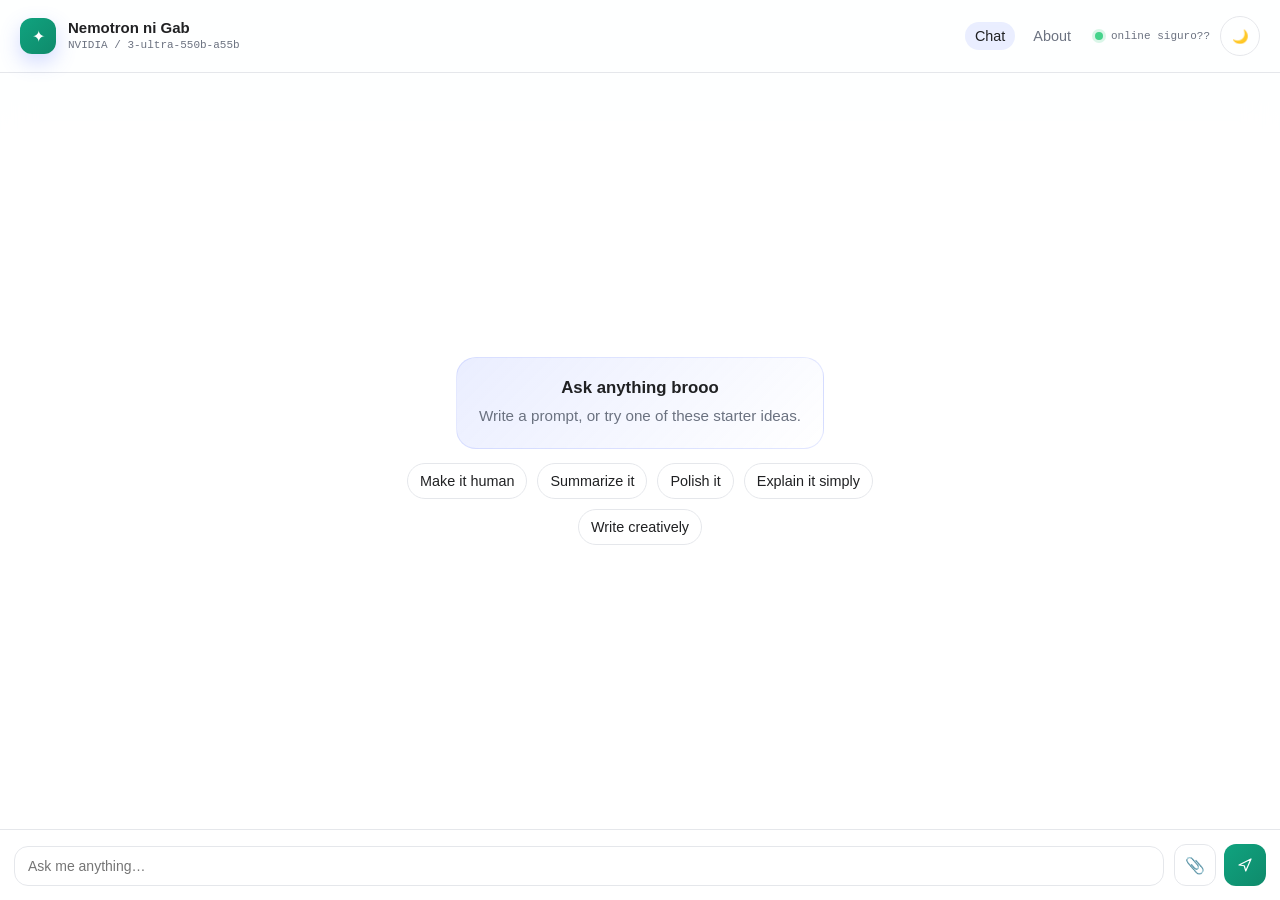
<file: index.html>
<!DOCTYPE html>
<html lang="en">
<head>
<meta charset="UTF-8">
<meta name="viewport" content="width=device-width, initial-scale=1.0">
<title>Gab Chatbot</title>
<link rel="stylesheet" href="style.css">
</head>
<body>
  <div class="frame">
    <header class="topbar">
      <div class="brand">
        <span class="brand-mark">✦</span>
        <div class="brand-text">
          <span class="brand-name">Nemotron ni Gab</span>
          <span class="brand-sub">NVIDIA / 3-ultra-550b-a55b</span>
        </div>
      </div>
      <div class="topbar-actions">
        <nav class="topbar-nav" aria-label="Primary navigation">
          <a class="nav-link active" href="index.html">Chat</a>
          <a class="nav-link" href="about.html">About</a>
        </nav>
        <div class="status" id="status">
          <span class="status-dot"></span>
          <span id="status-text">Online Siguro??</span>
        </div>
        <button class="theme-toggle" id="theme-toggle" type="button" aria-label="Toggle color theme" title="Toggle color theme">
          <span class="theme-toggle-icon">☀️</span>
        </button>
      </div>
    </header>

    <main class="log" id="log">
      <div class="empty-state" id="empty-state">
        <div class="hero-card">
          <h1>Ask anything brooo</h1>
          <p>Write a prompt, or try one of these starter ideas.</p>
        </div>
        <div class="prompt-row" id="prompt-row">
          <button class="prompt-chip" data-prompt="Make this sound more natural and human.">Make it human</button>
          <button class="prompt-chip" data-prompt="Summarize this in a simple and clear way.">Summarize it</button>
          <button class="prompt-chip" data-prompt="Turn this into a polished professional response.">Polish it</button>
          <button class="prompt-chip" data-prompt="Explain this step by step like I'm a beginner.">Explain it simply</button>
          <button class="prompt-chip" data-prompt="Help me write a creative and engaging answer.">Write creatively</button>
        </div>
      </div>
    </main>

    <form class="composer" id="composer">
      <textarea
        id="input"
        placeholder="Ask me anything…"
        rows="1"
        autocomplete="off"
      ></textarea>
      <div class="composer-actions">
        <label class="icon-btn" for="file-input" title="Upload a file">📎</label>
        <input id="file-input" type="file" hidden />
        <button type="submit" id="send-btn" aria-label="Send">
          <svg width="18" height="18" viewBox="0 0 24 24" fill="none" xmlns="http://www.w3.org/2000/svg">
            <path d="M4 12L20 4L13 20L11 13L4 12Z" stroke="currentColor" stroke-width="1.6" stroke-linejoin="round"/>
          </svg>
        </button>
      </div>
      <div id="file-preview" class="file-preview hidden"></div>
    </form>
  </div>

  <script src="script.js"></script>
</body>
</html>
</file>
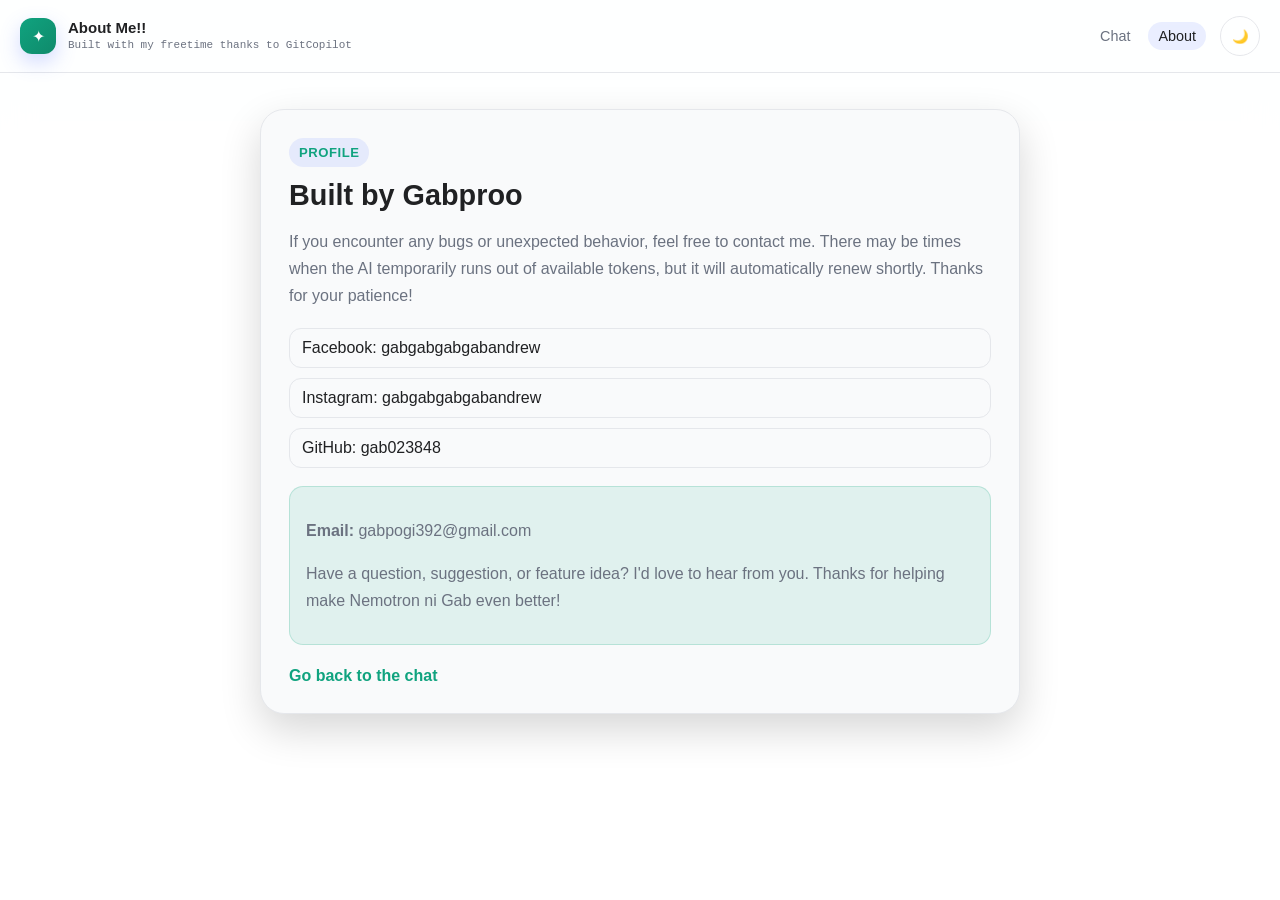
<file: about.html>
<!DOCTYPE html>
<html lang="en">
<head>
  <meta charset="UTF-8">
  <meta name="viewport" content="width=device-width, initial-scale=1.0">
  <title>About Me!!</title>
  <link rel="stylesheet" href="style.css">
</head>
<body>
  <div class="frame">
    <header class="topbar">
      <div class="brand">
        <span class="brand-mark">✦</span>
        <div class="brand-text">
          <span class="brand-name">About Me!!</span>
          <span class="brand-sub">Built with my freetime thanks to GitCopilot</span>
        </div>
      </div>
      <div class="topbar-actions">
        <nav class="topbar-nav" aria-label="Primary navigation">
          <a class="nav-link" href="index.html">Chat</a>
          <a class="nav-link active" href="about.html">About</a>
        </nav>
        <button class="theme-toggle" id="theme-toggle" type="button" aria-label="Toggle color theme" title="Toggle color theme">
          <span class="theme-toggle-icon">☀️</span>
        </button>
      </div>
    </header>

    <main class="about-content">
      <section class="about-card">
        <span class="about-badge">Profile</span>
        <h1>Built by Gabproo</h1>
        <p>If you encounter any bugs or unexpected behavior, feel free to contact me. There may be times when the AI temporarily runs out of available tokens, but it will automatically renew shortly. Thanks for your patience! </p>

        <div class="social-grid">
          <a class="social-link" href="https://www.facebook.com/gabgabgabgabandrew" target="_blank" rel="noreferrer">Facebook: gabgabgabgabandrew</a>
          <a class="social-link" href="https://www.instagram.com/gabgabgabgabandrew" target="_blank" rel="noreferrer">Instagram: gabgabgabgabandrew</a>
          <a class="social-link" href="https://github.com/gab023848" target="_blank" rel="noreferrer">GitHub: gab023848</a>
        </div>

        <div class="contact-box">
          <p><strong>Email:</strong> gabpogi392@gmail.com</p>
          <p>Have a question, suggestion, or feature idea? I'd love to hear from you. Thanks for helping make Nemotron ni Gab even better!</p>
        </div>

        <a class="about-link" href="index.html">Go back to the chat</a>
      </section>
    </main>
  </div>

  <script src="script.js"></script>
</body>
</html>
</file>
<file: style.css>
:root {
  --bg: #0b1020;
  --panel: #111827;
  --panel-raised: #1a2236;
  --line: #2d3748;
  --text: #f8fafc;
  --text-dim: #94a3b8;
  --accent: #10a37f;
  --accent-strong: #0f8a6b;
  --accent-soft: #0f2f24;
  --bubble-user: linear-gradient(135deg, #10a37f, #1e8f6d);
  --bubble-assistant: rgba(255,255,255,0.06);
  --radius: 18px;
  --mono: "SFMono-Regular", Consolas, "Liberation Mono", monospace;
  --sans: "Söhne", "Inter", "Segoe UI", "Helvetica Neue", Arial, sans-serif;
}

body.light {
  --bg: #f7f7f8;
  --panel: #ffffff;
  --panel-raised: #f9fafb;
  --line: #e5e7eb;
  --text: #202123;
  --text-dim: #6b7280;
  --accent: #10a37f;
  --accent-strong: #0f8a6b;
  --accent-soft: #ecfdf5;
  --bubble-user: linear-gradient(135deg, #10a37f, #1ea67a);
  --bubble-assistant: rgba(16, 163, 127, 0.08);
}

* { box-sizing: border-box; }
html, body { height: 100%; margin: 0; }
body {
  background: linear-gradient(180deg, rgba(16, 163, 127, 0.12), var(--bg) 42%);
  color: var(--text);
  font-family: var(--sans);
  display: flex;
  align-items: stretch;
  justify-content: flex-start;
  padding: 0;
  min-height: 100vh;
  transition: background-color 0.2s ease, color 0.2s ease;
}

.frame {
  width: 100%;
  max-width: none;
  min-height: 100vh;
  height: 100vh;
  display: flex;
  flex-direction: column;
  background: rgba(17, 24, 39, 0.96);
  border: none;
  border-radius: 0;
  overflow: hidden;
  box-shadow: none;
  backdrop-filter: blur(16px);
}

body.light .frame {
  background: rgba(255, 255, 255, 0.96);
}

.topbar {
  display: flex;
  align-items: center;
  justify-content: space-between;
  padding: 16px 20px;
  border-bottom: 1px solid var(--line);
  background: rgba(255,255,255,0.03);
}

.topbar-actions {
  display: flex;
  align-items: center;
  gap: 10px;
}

.topbar-nav {
  display: flex;
  align-items: center;
  gap: 8px;
  margin-right: 4px;
}

.nav-link {
  color: var(--text-dim);
  text-decoration: none;
  font-size: 0.9rem;
  padding: 6px 10px;
  border-radius: 999px;
  transition: background 0.2s ease, color 0.2s ease;
}

.nav-link:hover,
.nav-link.active {
  background: rgba(124,147,255,0.16);
  color: var(--text);
}

.theme-toggle {
  border: 1px solid var(--line);
  background: rgba(255,255,255,0.06);
  color: var(--text);
  width: 40px;
  height: 40px;
  border-radius: 999px;
  display: grid;
  place-items: center;
  cursor: pointer;
  transition: transform 0.15s ease, background 0.2s ease;
}

.theme-toggle:hover {
  transform: translateY(-1px);
  background: rgba(124,147,255,0.16);
}

.brand { display: flex; align-items: center; gap: 12px; }
.brand-mark {
  width: 36px;
  height: 36px;
  display: grid;
  place-items: center;
  border-radius: 12px;
  background: linear-gradient(135deg, var(--accent), var(--accent-strong));
  color: white;
  font-size: 16px;
  box-shadow: 0 8px 20px rgba(79, 109, 255, 0.25);
}
.brand-text { display: flex; flex-direction: column; line-height: 1.2; }
.brand-name { font-weight: 700; font-size: 15px; }
.brand-sub {
  font-family: var(--mono);
  font-size: 11px;
  color: var(--text-dim);
  margin-top: 2px;
}

.status {
  display: flex;
  align-items: center;
  gap: 8px;
  font-family: var(--mono);
  font-size: 11px;
  color: var(--text-dim);
  text-transform: lowercase;
}
.status-dot {
  width: 8px;
  height: 8px;
  border-radius: 50%;
  background: #45d38b;
  box-shadow: 0 0 0 3px rgba(69, 211, 139, 0.2);
}
.status.busy .status-dot { background: var(--accent); box-shadow: 0 0 0 3px rgba(124, 147, 255, 0.2); animation: pulse 1.1s ease-in-out infinite; }
.status.error .status-dot { background: #ff6b6b; box-shadow: 0 0 0 3px rgba(255, 107, 107, 0.2); }

@keyframes pulse {
  0%, 100% { opacity: 1; }
  50% { opacity: 0.45; }
}

.log {
  flex: 1;
  overflow-y: auto;
  padding: 20px;
  display: flex;
  flex-direction: column;
  gap: 16px;
}

.empty-state {
  margin: auto;
  width: 100%;
  max-width: 540px;
  text-align: center;
  color: var(--text-dim);
  display: flex;
  flex-direction: column;
  align-items: center;
  gap: 14px;
}

.hero-card {
  background: linear-gradient(135deg, rgba(124,147,255,0.16), rgba(255,255,255,0.04));
  border: 1px solid rgba(124,147,255,0.2);
  border-radius: 20px;
  padding: 20px 22px;
}
.hero-card h1 {
  margin: 0 0 6px;
  color: var(--text);
  font-size: 1.05rem;
}
.hero-card p {
  margin: 0;
  font-size: 0.95rem;
  line-height: 1.55;
}

.prompt-row {
  display: flex;
  flex-wrap: wrap;
  justify-content: center;
  gap: 10px;
}
.prompt-chip {
  border: 1px solid var(--line);
  background: rgba(255,255,255,0.04);
  color: var(--text);
  padding: 9px 12px;
  border-radius: 999px;
  cursor: pointer;
  font-size: 0.9rem;
  transition: transform 0.15s ease, background 0.2s ease;
}
.prompt-chip:hover {
  transform: translateY(-1px);
  background: rgba(124,147,255,0.16);
}

.msg { display: flex; flex-direction: column; gap: 6px; max-width: 88%; }
.msg.user { align-self: flex-end; align-items: flex-end; }
.msg.assistant { align-self: flex-start; align-items: flex-start; }

.bubble {
  padding: 11px 14px;
  border-radius: var(--radius);
  font-size: 14.5px;
  line-height: 1.55;
  white-space: pre-wrap;
  word-wrap: break-word;
}
.attachment-pill {
  font-size: 12px;
  color: var(--text-dim);
  padding: 6px 10px;
  border-radius: 999px;
  background: rgba(255,255,255,0.05);
  border: 1px solid var(--line);
  max-width: 100%;
  overflow: hidden;
  text-overflow: ellipsis;
  white-space: nowrap;
}
.message-actions {
  display: flex;
  justify-content: flex-end;
  align-items: center;
  gap: 8px;
  margin-top: 4px;
}
.copy-btn {
  border: 1px solid var(--line);
  background: rgba(255,255,255,0.04);
  color: var(--text-dim);
  border-radius: 999px;
  padding: 6px 10px;
  font-size: 11px;
  cursor: pointer;
}
.msg.user .bubble {
  background: var(--bubble-user);
  color: white;
  border-bottom-right-radius: 8px;
}
.msg.assistant .bubble {
  background: var(--bubble-assistant);
  border: 1px solid var(--line);
  border-bottom-left-radius: 8px;
}

.reasoning {
  font-family: var(--mono);
  font-size: 12px;
  line-height: 1.6;
  color: #8bb7ff;
  background: rgba(124,147,255,0.1);
  border: 1px solid rgba(124,147,255,0.18);
  border-radius: 12px;
  padding: 9px 12px;
  white-space: pre-wrap;
  word-wrap: break-word;
  max-height: 160px;
  overflow-y: auto;
}
.reasoning-label {
  font-family: var(--mono);
  font-size: 10px;
  letter-spacing: 0.08em;
  text-transform: uppercase;
  color: var(--text-dim);
  padding-left: 2px;
}

.composer {
  display: flex;
  align-items: flex-end;
  gap: 10px;
  padding: 14px;
  border-top: 1px solid var(--line);
  background: rgba(255,255,255,0.03);
  flex-wrap: wrap;
}
#input {
  flex: 1;
  min-width: 220px;
  resize: none;
  max-height: 140px;
  background: rgba(255,255,255,0.04);
  border: 1px solid var(--line);
  border-radius: 14px;
  color: var(--text);
  font-family: var(--sans);
  font-size: 14px;
  padding: 11px 13px;
  outline: none;
}
#input:focus { border-color: rgba(124,147,255,0.45); }
.composer-actions {
  display: flex;
  align-items: center;
  gap: 8px;
}
.icon-btn {
  width: 42px;
  height: 42px;
  border-radius: 12px;
  border: 1px solid var(--line);
  background: rgba(255,255,255,0.04);
  color: var(--text);
  display: grid;
  place-items: center;
  cursor: pointer;
}
.file-preview {
  width: 100%;
  border: 1px dashed var(--line);
  border-radius: 12px;
  padding: 8px 10px;
  color: var(--text-dim);
  font-size: 12px;
  background: rgba(255,255,255,0.03);
}
.file-preview.hidden { display: none; }
#send-btn {
  flex-shrink: 0;
  width: 42px;
  height: 42px;
  border-radius: 12px;
  border: none;
  background: linear-gradient(135deg, var(--accent), var(--accent-strong));
  color: white;
  display: flex;
  align-items: center;
  justify-content: center;
  cursor: pointer;
  transition: transform 0.15s ease, opacity 0.15s ease;
}
#send-btn:hover { transform: translateY(-1px); }
#send-btn:disabled { opacity: 0.55; cursor: default; }

.about-content {
  flex: 1;
  padding: 28px;
  display: flex;
  align-items: flex-start;
  justify-content: center;
  overflow-y: auto;
}

.about-card {
  width: min(760px, 100%);
  background: var(--panel-raised);
  border: 1px solid var(--line);
  border-radius: 24px;
  padding: 28px;
  box-shadow: 0 16px 40px rgba(0, 0, 0, 0.16);
  margin: 8px 0 16px;
}

.about-badge {
  display: inline-flex;
  align-items: center;
  gap: 8px;
  padding: 7px 10px;
  border-radius: 999px;
  background: rgba(124,147,255,0.16);
  color: var(--accent);
  font-size: 0.82rem;
  font-weight: 700;
  letter-spacing: 0.04em;
  text-transform: uppercase;
}

.about-card h1 {
  margin: 12px 0 10px;
  font-size: 1.8rem;
}

.about-card p {
  color: var(--text-dim);
  line-height: 1.7;
}

.social-grid {
  display: grid;
  gap: 10px;
  margin: 18px 0;
}

.social-link {
  display: block;
  color: var(--text);
  text-decoration: none;
  padding: 10px 12px;
  border-radius: 12px;
  background: rgba(255,255,255,0.04);
  border: 1px solid var(--line);
}

.social-link:hover {
  background: rgba(16, 163, 127, 0.12);
}

.contact-box {
  padding: 14px 16px;
  border-radius: 14px;
  background: rgba(16, 163, 127, 0.1);
  border: 1px solid rgba(16, 163, 127, 0.2);
  margin-bottom: 16px;
}

.about-link {
  display: inline-flex;
  margin-top: 6px;
  color: var(--accent);
  text-decoration: none;
  font-weight: 600;
}

.about-link:hover {
  text-decoration: underline;
}

::-webkit-scrollbar { width: 8px; }
::-webkit-scrollbar-thumb { background: rgba(124,147,255,0.22); border-radius: 999px; }
::-webkit-scrollbar-track { background: transparent; }

@media (max-width: 520px) {
  body { padding: 0; }
  .frame { height: 100vh; border-radius: 0; border: none; max-width: 100%; }
  .topbar { padding: 14px 16px; }
  .composer { padding: 12px; }
}
</file>
